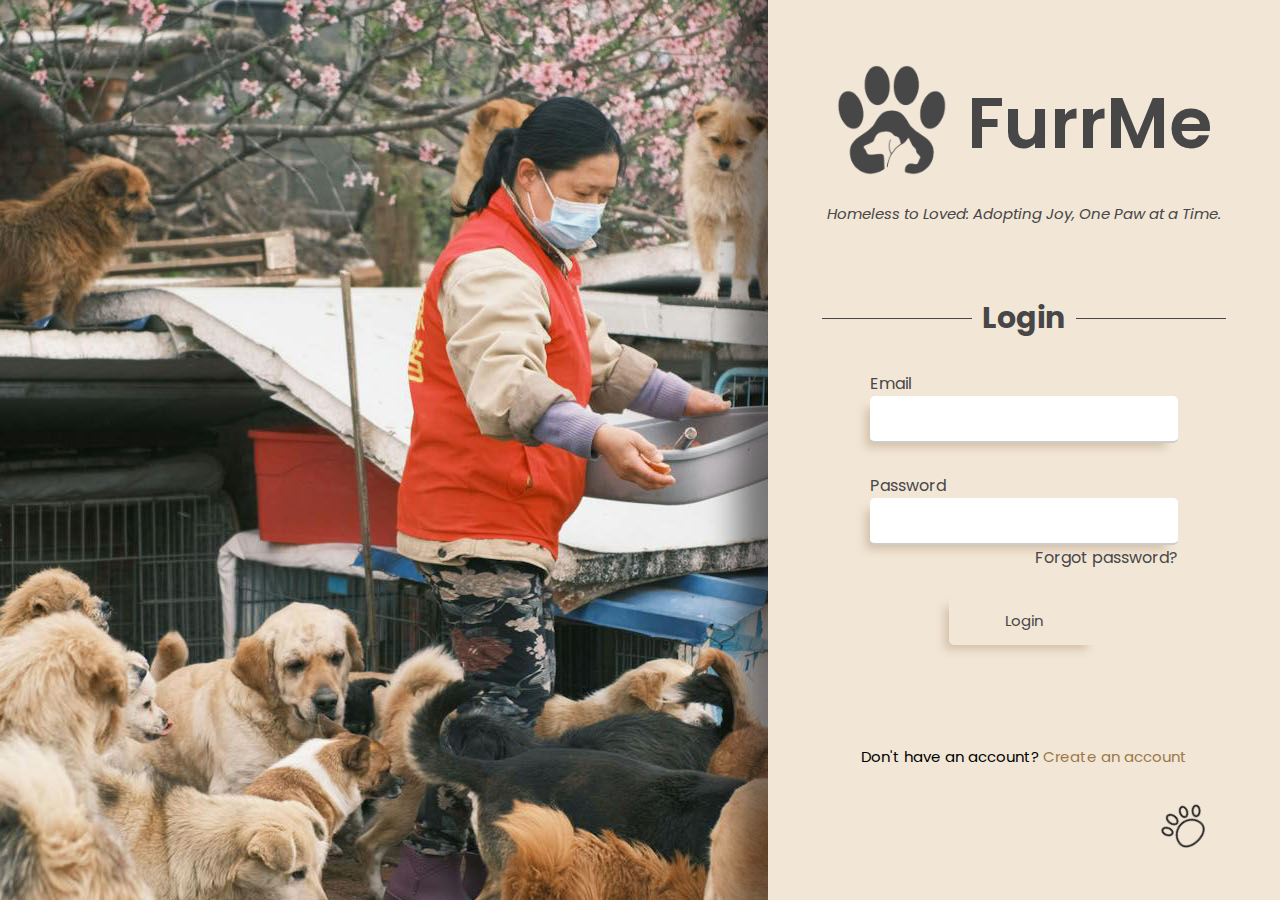
<file: Login/login.html>
<!DOCTYPE html>
<html lang="en">
    <head>
        <meta charset="UTF-8" />
        <meta name="viewport" content="width=device-width, initial-scale=1.0" />
        <link rel="stylesheet" href="login.css" />
        <link rel="icon" href="/img/FurrMe Tab Icon.png" />
        <title>FurrMe</title>
    </head>
    <body>
        <!-- Uwu -->
        <div class="container">
            <div class="header">
                <a href="#"><img class="pawLogo" src="/img/FurrMe Logo.png" alt="" /></a>
                <a href="#"><h1>FurrMe</h1></a>
            </div>
            <p class="tagline">
                Homeless to Loved: Adopting Joy, One Paw at a Time.
            </p>
            <div class="lblLogin">
                <div class="vertLine1"></div>
                <h2>Login</h2>
                <div class="vertLine2"></div>
            </div>
            <div class="inputContainer">
                <div class="inputs email">
                    <label for="email">Email</label>
                    <input type="text" id="email" class="tbxEmail" />
                </div>
                <div class="inputs password">
                    <label for="password">Password</label>
                    <input type="password" id="password" class="tbxPassword" />
                </div>
                <a href="#" class="forgotPassword">Forgot password?</a>
                <button class="btnLogin">Login</button>
            </div>
            <p class="footer">
                Don't have an account?
                <a href="#" class="createAccount">Create an account</a>
            </p>
            <img src="/img/paw.png" alt="" class="bgImgs">
        </div>
    </body>
</html>
</file>
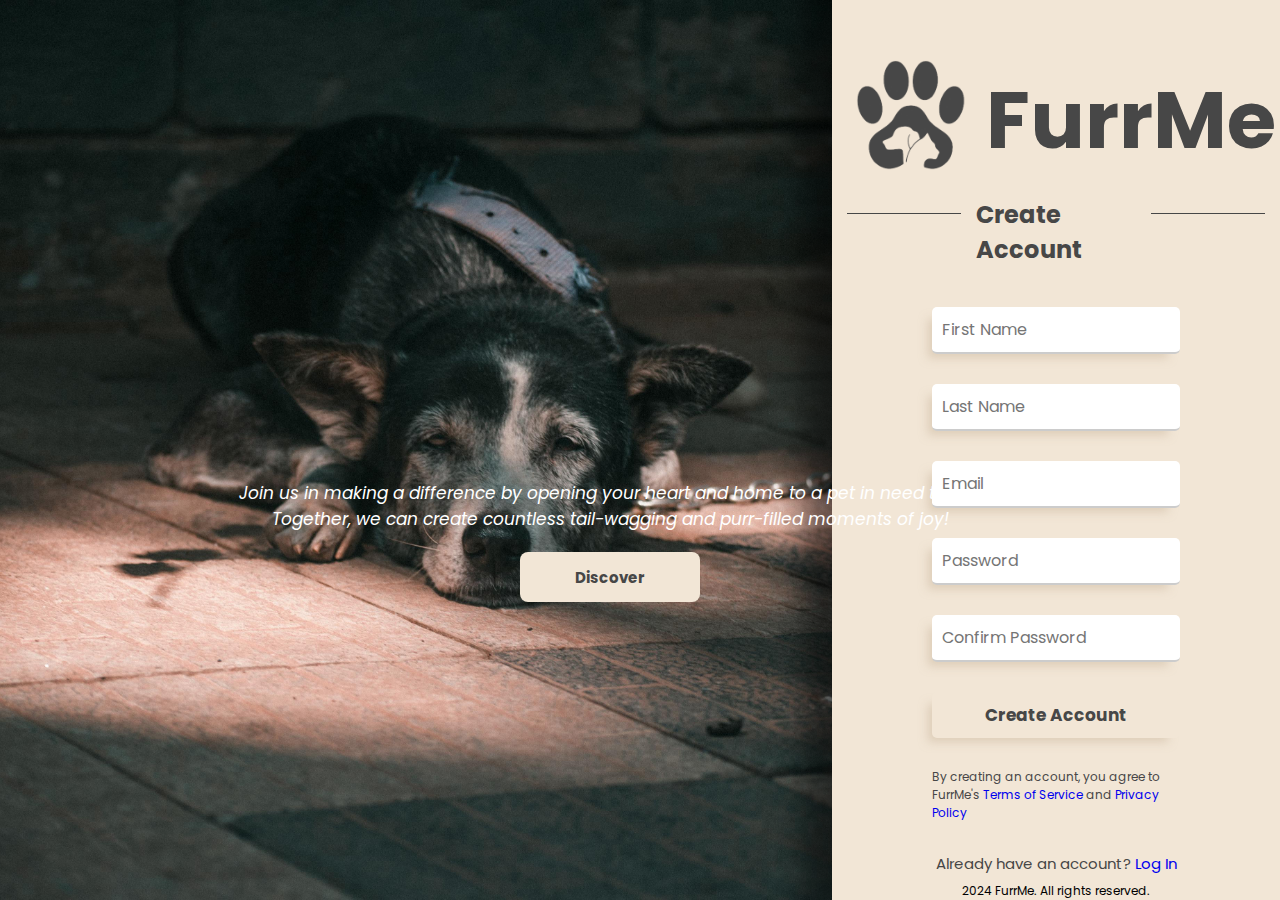
<file: Signup/signup.html>
<!DOCTYPE html>
<html lang="en">
    <head>
        <meta charset="UTF-8" />
        <meta name="viewport" content="width=device-width, initial-scale=1.0" />
        <link rel="icon" href="/img/FurrMe Tab Icon.png" />
        <link rel="stylesheet" href="signup.css" />
        <link
            rel="stylesheet"
            href="https://cdnjs.cloudflare.com/ajax/libs/font-awesome/6.5.1/css/all.min.css"
            integrity="sha512-DTOQO9RWCH3ppGqcWaEA1BIZOC6xxalwEsw9c2QQeAIftl+Vegovlnee1c9QX4TctnWMn13TZye+giMm8e2LwA=="
            crossorigin="anonymous"
            referrerpolicy="no-referrer"
        />
        <title>FurrMe</title>
    </head>
    <body>
        <div class="container">
            <div class="header">
                <a href="#"
                    ><img class="pawLogo" src="/img/FurrMe Logo.png" alt=""
                /></a>
                <a href="#"><h1>FurrMe</h1></a>
            </div>
            <div class="createAccntStruct">
                <div class="vertLine"></div>
                <h2>Create Account</h2>
                <div class="vertLine"></div>
            </div>
            <div class="inputs">
                <div class="name">
                    <input
                        type="text"
                        id="firstName"
                        placeholder="First Name"
                    />
                    <input type="text" id="lastName" placeholder="Last Name" />
                </div>
                <input type="text" id="email" placeholder="Email" />
                <input type="password" id="password" placeholder="Password" />
                <input
                    type="password"
                    id="confirmPassword"
                    placeholder="Confirm Password"
                />
                <button class="btnCreate">Create Account</button>
                <p class="disclaimer">
                    By creating an account, you agree to FurrMe's
                    <a href="#">Terms of Service</a> and
                    <a href="#">Privacy Policy</a>
                </p>
                <p class="login">
                    Already have an account? <a href="#">Log In</a>
                </p>
            </div>
            <div class="footer">
                <p>
                    <i class="fa-regular fa-copyright"></i>2024 FurrMe. All
                    rights reserved.
                </p>
            </div>
        </div>
        <div class="explore">
            <p class="p_encouragement">
                Join us in making a difference by opening your heart and home to
                a pet in need today. Together, we can create countless
                tail-wagging and purr-filled moments of joy!
            </p>
            <button class="btnDiscover">Discover</button>
        </div>
    </body>
</html>
</file>
<file: Login/login.css>
@import url("https://fonts.googleapis.com/css2?family=Poppins:wght@200;400;500;600&display=swap");
*,
*::before,
*::after {
    box-sizing: border-box;
}

* {
    margin: 0;
    padding: 0;
    list-style: none;
    text-decoration: none;
    scroll-behavior: smooth;
    font-family: "Poppins", sans-serif;
    transition: 0.2s;
}

body {
    background: url(/img/Login\ background.jpg);
    background-repeat: no-repeat;
    background-attachment: fixed;
}

.container {
    position: absolute;
    width: 40vw;
    min-height: 100%;
    background-color: #f2e6d6;
    position: absolute;
    right: 0;
    box-shadow: -10px 0 30px 20px rgba(0, 0, 0, 0.5);
}

.header {
    display: flex;
    justify-content: center;
    align-items: center;
    margin-top: 2.813rem;
}

.pawLogo {
    width: 9.375rem;
    height: auto;
}

h1 {
    font-weight: 600;
    font-size: 4.375rem;
    color: #474747;
    margin-right: 20px;
}

.tagline {
    font-weight: 400;
    font-size: 0.938rem;
    font-style: italic;
    color: #474747;
    text-align: center;
}

.vertLine1,
.vertLine2 {
    margin-top: 93px;
    margin-left: 10px;
    margin-right: 10px;
    width: 150px;
    height: 1px;
    background-color: #474747;
}

.lblLogin {
    display: flex;
    text-align: center;
    justify-content: center;
}

h2 {
    text-align: center;
    margin-top: 70px;
    font-size: 30px;
    color: #474747;
}

.inputs {
    display: flex;
    flex-direction: column;
}

.inputContainer {
    width: 60%;
    position: relative;
    margin: 0 auto;
    margin-top: 30px;
    display: flex;
    flex-direction: column;
}

.email {
    margin-bottom: 30px;
}

label {
    font-size: 17;
    color: #474747;
}

input[type="text"],
input[type="password"] {
    padding: 10px;
    border: none;
    border-bottom: 2px solid #ccc;
    font-size: 16px;
    outline: none;
    border-radius: 5px;
    box-shadow: -8px 8px 10px -4px rgba(201, 181, 155, 0.8);
}

/* Optional: Style when the text box is focused */
input[type="text"]:focus,
input[type="password"]:focus {
    border-color: #9c784a; /* Change the border color on focus */
}

.forgotPassword {
    color: #474747;
    align-self: flex-end;
}

.forgotPassword:hover {
    text-decoration: underline; /* Underline on hover */
    color: #9c784a; /* Change text color on hover */
}

.btnLogin {
    border: none;
    border-radius: 5px;
    font-size: 15px;
    width: 150px;
    height: 50px;
    color: #474747;
    background-color: #f2e6d6;
    box-shadow: -8px 8px 10px -4px rgba(201, 181, 155, 0.8);
    align-self: center;
    cursor: pointer;
    margin-top: 25px;
}

.btnLogin:hover {
    background-color: #d4bb9a; /* Change text color on hover */
}

.footer {
    font-size: 15px;
    margin-top: 100px;
    text-align: center;
}

.createAccount {
    color: #9c784a;
}

.inputContainer p {
    color: #474747;
}

.createAccount:hover {
    text-decoration: underline;
}

.bgImgs {
    width: 60px;
    height: auto;
    position: fixed;
    right: 5%;
    bottom: 5%;
    transform: rotate(-45deg);
    z-index: inherit;
}
</file>
<file: Signup/signup.css>
@import url("https://fonts.googleapis.com/css2?family=Poppins:wght@200;400;500;600&display=swap");
*,
*::before,
*::after {
    box-sizing: border-box;
}

* {
    margin: 0;
    padding: 0;
    list-style: none;
    text-decoration: none;
    scroll-behavior: smooth;
    font-family: "Poppins", sans-serif;
    transition: 0.3s;
}

body {
    background: url(/img/pexels-antonio-joshy-18317770.jpg);
    background-repeat: no-repeat;
    background-size: cover;
    background-attachment: fixed;
    background-position: center;
}

.container {
    background-color: #f2e6d6;
    position: absolute;
    right: 0;
    width: 35vw;
    min-height: 100%;
    box-shadow: -10px 0 30px 20px rgba(0, 0, 0, 0.5);
}

.createAccntStruct {
    display: flex;
    justify-content: center;
}

.vertLine {
    margin: 16px 15px;
    width: 140px;
    height: 1px;
    background-color: #474747;
}

.explore {
    position: absolute;
    width: 820px;
    height: 200px;
    top: 450px;
    left: 200px;
    text-align: center;
    padding: 30px;
}

.p_encouragement {
    color: white;
    font-style: italic;
    font-weight: 100px;
    font-size: 17px;
}

.p_encouragement:hover {
    transform: scale(1.05);
    font-weight: bold;
}

.btnDiscover {
    border: none;
    width: 180px;
    height: 50px;
    border-radius: 8px;
    background-color: #f2e6d6;
    color: #474747;
    font-size: 15px;
    font-weight: bold;
    margin-top: 20px;
    cursor: pointer;
}

.btnDiscover:hover {
    background-color: #d4bb9a;
}

.header {
    margin-top: 40px;
    display: flex;
    justify-content: center;
}

.pawLogo {
    height: 150px;
    width: auto;
}

.header h1 {
    font-size: 80px;
    color: #474747;
    margin-top: 20px;
}

.createAccntStruct h2 {
    color: #474747;
}

.inputs {
    margin-top: 2.5rem;
    display: flex;
    flex-direction: column;
    padding: 0 100px;
    gap: 1.875rem;
}

.name {
    display: flex;
    gap: 20px;
}

#firstName,
#lastName {
    width: 100%;
}

@media only screen and (max-width: 1440px) {
    .name {
        flex-direction: column;
        gap: 30px;
    }
}

.inputs input[type="text"],
input[type="password"] {
    border: none;
    border-radius: 5px;
    padding: 10px;
    font-size: 1rem;
    outline: none;
    border-bottom: 2px solid #ccc;
    box-shadow: -8px 8px 10px -4px rgba(201, 181, 155, 0.5);
}

.inputs input[type="text"]:focus,
.inputs input[type="password"]:focus {
    border-color: #9c784a;
}

.btnCreate {
    border: none;
    padding: 10px;
    font-size: 17px;
    font-weight: bold;
    color: #474747;
    background-color: #f2e6d6;
    box-shadow: -8px 8px 10px -4px rgba(201, 181, 155, 0.5);
    border-radius: 5px;
}

.btnCreate:hover {
    cursor: pointer;
    background-color: #d4bb9a;
}

.disclaimer {
    font-size: 12px;
    color: #474747;
}

.login {
    font-size: 15px;
    align-self: center;
    color: #474747;
}

.footer {
    width: 100%;
    position: absolute;
    bottom: 0;
}

.footer p {
    text-align: center;
    font-size: 12px;
}
</file>
